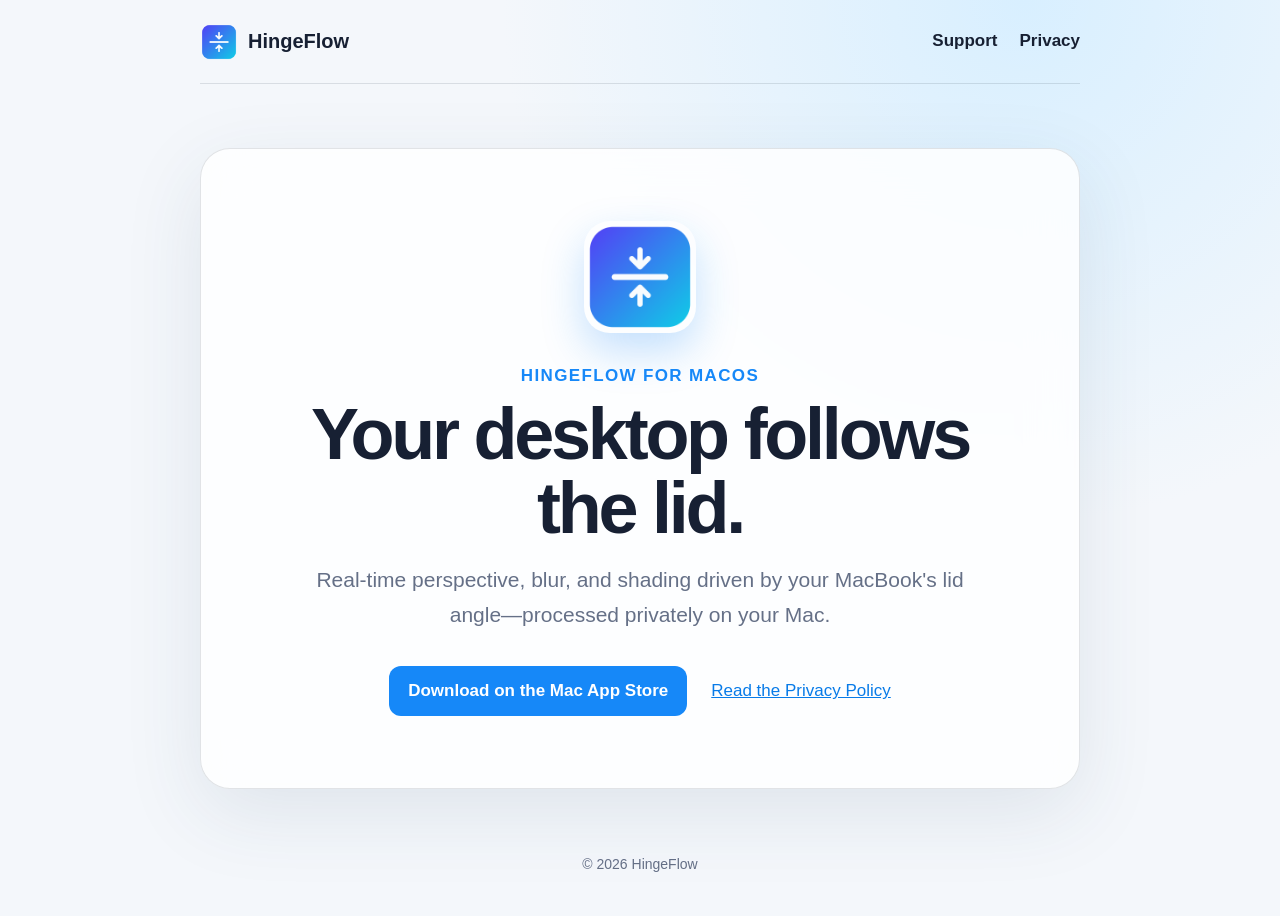
<file: index.html>
<!doctype html>
<html lang="en">
<head>
  <meta charset="utf-8">
  <meta name="viewport" content="width=device-width, initial-scale=1">
  <meta name="description" content="HingeFlow makes your MacBook desktop respond to the lid.">
  <title>HingeFlow — Your desktop follows the lid</title>
  <link rel="stylesheet" href="style.css">
</head>
<body>
  <main class="page">
    <nav><a class="brand" href="index.html"><img src="app-icon.png" alt="">HingeFlow</a><span><a href="support.html">Support</a><a href="privacy.html">Privacy</a></span></nav>
    <article class="hero">
      <img class="hero-icon" src="app-icon.png" alt="HingeFlow app icon">
      <p class="eyebrow">HingeFlow for macOS</p>
      <h1>Your desktop follows the lid.</h1>
      <p class="lede">Real-time perspective, blur, and shading driven by your MacBook's lid angle—processed privately on your Mac.</p>
      <div class="links"><a class="button" href="https://apps.apple.com/app/hingeflow-screen-bender/id6813467831">Download on the Mac App Store</a><a href="privacy.html">Read the Privacy Policy</a></div>
    </article>
    <footer>© 2026 HingeFlow</footer>
  </main>
</body>
</html>
</file>
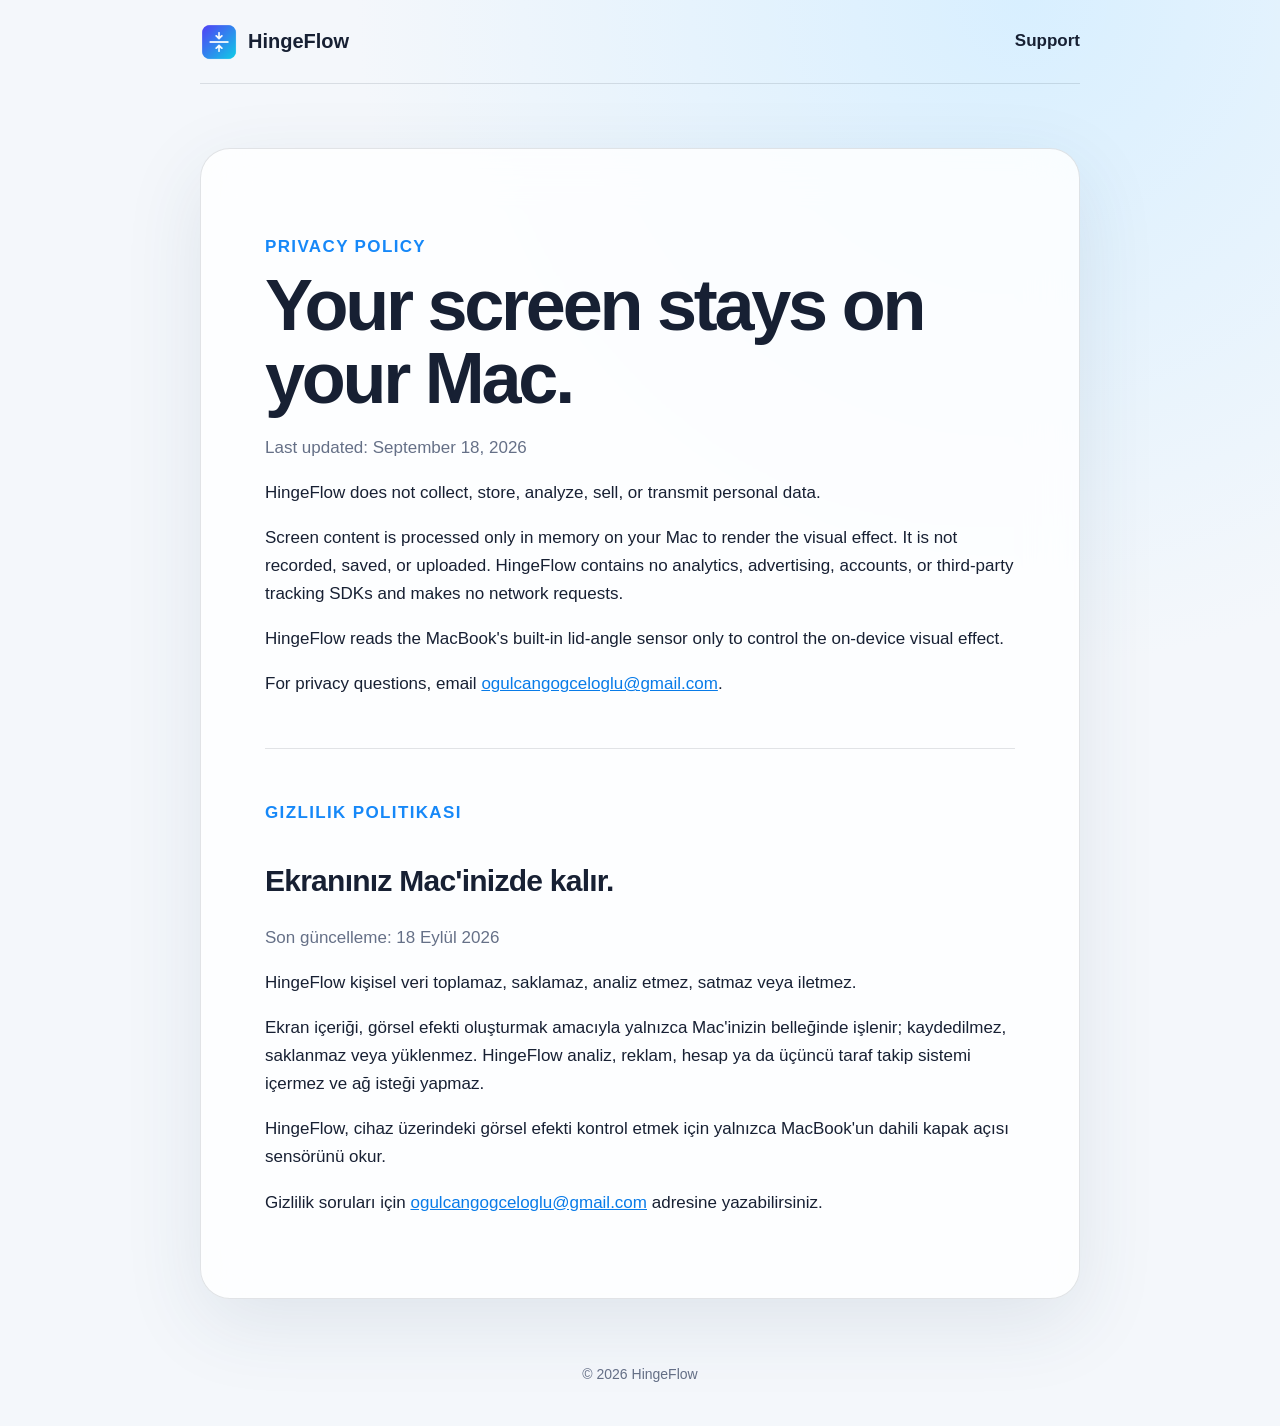
<file: privacy.html>
<!doctype html>
<html lang="en">
<head>
  <meta charset="utf-8">
  <meta name="viewport" content="width=device-width, initial-scale=1">
  <meta name="description" content="HingeFlow privacy policy.">
  <title>Privacy Policy — HingeFlow</title>
  <link rel="stylesheet" href="style.css">
</head>
<body>
  <main class="page">
    <nav><a class="brand" href="index.html"><img src="app-icon.png" alt="">HingeFlow</a><a href="support.html">Support</a></nav>
    <article>
      <p class="eyebrow">Privacy Policy</p>
      <h1>Your screen stays on your Mac.</h1>
      <p class="updated">Last updated: September 18, 2026</p>
      <p>HingeFlow does not collect, store, analyze, sell, or transmit personal data.</p>
      <p>Screen content is processed only in memory on your Mac to render the visual effect. It is not recorded, saved, or uploaded. HingeFlow contains no analytics, advertising, accounts, or third-party tracking SDKs and makes no network requests.</p>
      <p>HingeFlow reads the MacBook's built-in lid-angle sensor only to control the on-device visual effect.</p>
      <p>For privacy questions, email <a href="mailto:ogulcangogceloglu@gmail.com">ogulcangogceloglu@gmail.com</a>.</p>
      <hr>
      <p class="eyebrow">Gizlilik Politikası</p>
      <h2>Ekranınız Mac'inizde kalır.</h2>
      <p class="updated">Son güncelleme: 18 Eylül 2026</p>
      <p>HingeFlow kişisel veri toplamaz, saklamaz, analiz etmez, satmaz veya iletmez.</p>
      <p>Ekran içeriği, görsel efekti oluşturmak amacıyla yalnızca Mac'inizin belleğinde işlenir; kaydedilmez, saklanmaz veya yüklenmez. HingeFlow analiz, reklam, hesap ya da üçüncü taraf takip sistemi içermez ve ağ isteği yapmaz.</p>
      <p>HingeFlow, cihaz üzerindeki görsel efekti kontrol etmek için yalnızca MacBook'un dahili kapak açısı sensörünü okur.</p>
      <p>Gizlilik soruları için <a href="mailto:ogulcangogceloglu@gmail.com">ogulcangogceloglu@gmail.com</a> adresine yazabilirsiniz.</p>
    </article>
    <footer>© 2026 HingeFlow</footer>
  </main>
</body>
</html>
</file>
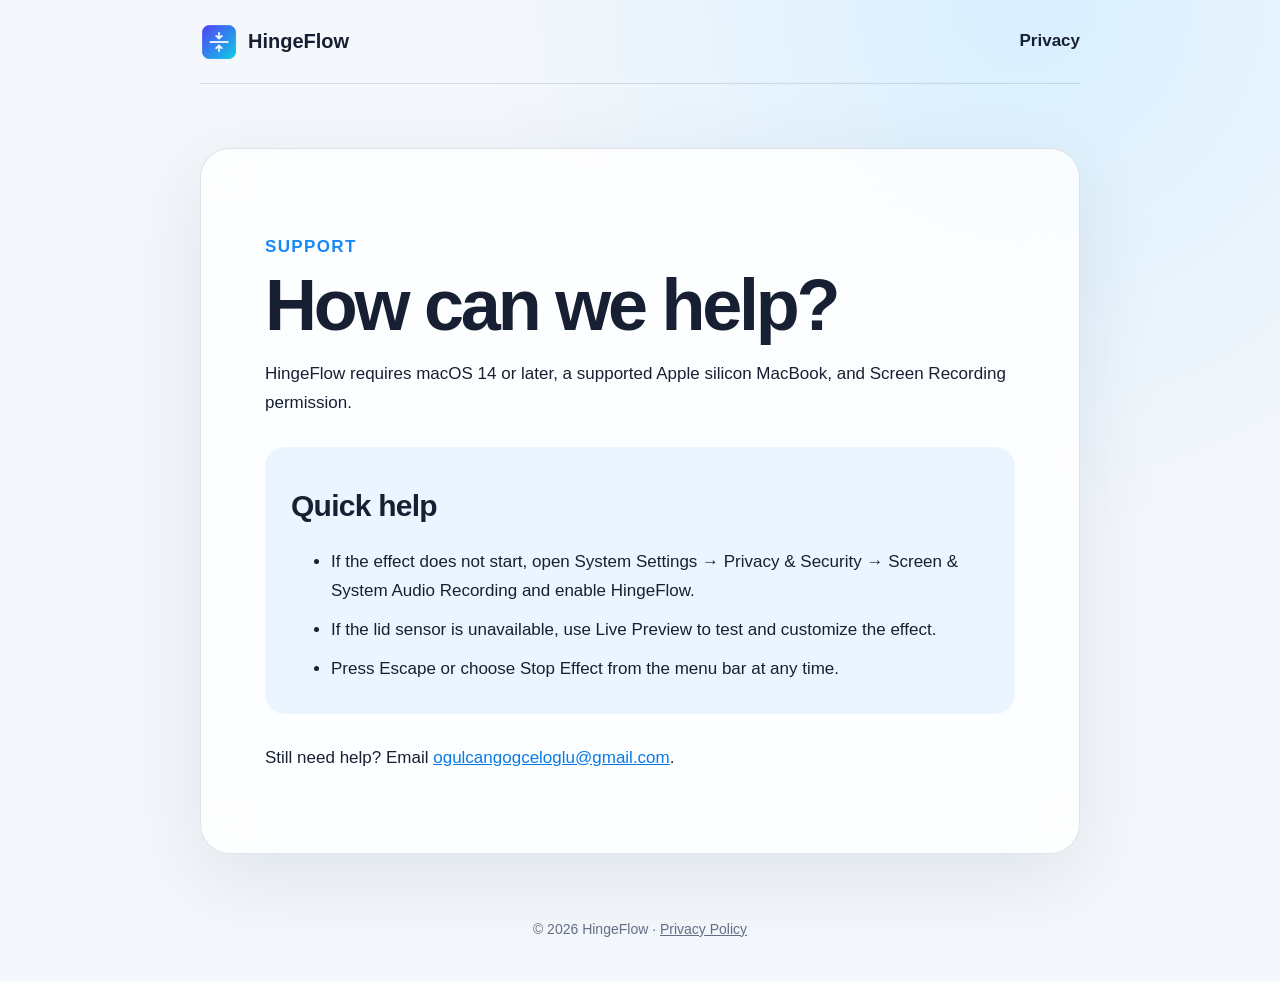
<file: support.html>
<!doctype html>
<html lang="en">
<head>
  <meta charset="utf-8">
  <meta name="viewport" content="width=device-width, initial-scale=1">
  <meta name="description" content="Help and support for HingeFlow on macOS.">
  <title>Support — HingeFlow</title>
  <link rel="stylesheet" href="style.css">
</head>
<body>
  <main class="page">
    <nav><a class="brand" href="index.html"><img src="app-icon.png" alt="">HingeFlow</a><a href="privacy.html">Privacy</a></nav>
    <article>
      <p class="eyebrow">Support</p>
      <h1>How can we help?</h1>
      <p>HingeFlow requires macOS 14 or later, a supported Apple silicon MacBook, and Screen Recording permission.</p>
      <section class="card">
        <h2>Quick help</h2>
        <ul>
          <li>If the effect does not start, open System Settings → Privacy &amp; Security → Screen &amp; System Audio Recording and enable HingeFlow.</li>
          <li>If the lid sensor is unavailable, use Live Preview to test and customize the effect.</li>
          <li>Press Escape or choose Stop Effect from the menu bar at any time.</li>
        </ul>
      </section>
      <p>Still need help? Email <a href="mailto:ogulcangogceloglu@gmail.com">ogulcangogceloglu@gmail.com</a>.</p>
    </article>
    <footer>© 2026 HingeFlow · <a href="privacy.html">Privacy Policy</a></footer>
  </main>
</body>
</html>
</file>
<file: style.css>
:root { color-scheme: light dark; --bg: #f4f7fb; --panel: rgba(255,255,255,.82); --text: #172033; --muted: #657087; --line: rgba(23,32,51,.12); --accent: #1688f8; }
* { box-sizing: border-box; }
body { margin: 0; min-height: 100vh; font: 17px/1.65 -apple-system, BlinkMacSystemFont, "SF Pro Text", sans-serif; color: var(--text); background: radial-gradient(circle at 80% 0%, #d8efff 0, transparent 38%), var(--bg); }
.page { width: min(880px, calc(100% - 40px)); margin: 0 auto; }
nav { min-height: 84px; display: flex; align-items: center; justify-content: space-between; gap: 24px; border-bottom: 1px solid var(--line); }
nav a { margin-left: 22px; color: var(--text); text-decoration: none; font-weight: 600; }
nav .brand { display: inline-flex; align-items: center; gap: 10px; margin-left: 0; font-size: 20px; }
.brand img { width: 38px; height: 38px; border-radius: 9px; }
article { margin: 64px 0; padding: clamp(28px, 6vw, 64px); border: 1px solid var(--line); border-radius: 30px; background: var(--panel); box-shadow: 0 24px 80px rgba(35,65,100,.10); backdrop-filter: blur(24px); }
.hero { padding-top: 72px; padding-bottom: 72px; text-align: center; }
.hero-icon { width: 112px; height: 112px; border-radius: 26px; box-shadow: 0 18px 42px rgba(22,136,248,.25); }
h1 { margin: 8px 0 18px; font-size: clamp(42px, 7vw, 72px); line-height: 1.02; letter-spacing: -.045em; }
h2 { margin-top: 36px; font-size: 30px; line-height: 1.2; letter-spacing: -.025em; }
.eyebrow { margin: 20px 0 0; color: var(--accent); font-weight: 750; letter-spacing: .08em; text-transform: uppercase; }
.lede { max-width: 660px; margin: 0 auto; color: var(--muted); font-size: 21px; }
.updated { color: var(--muted); }
a { color: #087be8; }
.links { display: flex; align-items: center; justify-content: center; gap: 24px; flex-wrap: wrap; margin-top: 34px; }
.button { padding: 11px 19px; border-radius: 12px; color: white; background: var(--accent); font-weight: 700; text-decoration: none; }
.card { margin: 30px 0; padding: 5px 26px 14px; border-radius: 20px; background: rgba(22,136,248,.08); }
li { margin: 11px 0; }
hr { margin: 50px 0; border: 0; border-top: 1px solid var(--line); }
footer { padding: 0 0 40px; color: var(--muted); text-align: center; font-size: 14px; }
footer a { color: inherit; }
@media (prefers-color-scheme: dark) { :root { --bg: #0b101a; --panel: rgba(21,28,42,.84); --text: #f4f7fc; --muted: #a5afc1; --line: rgba(255,255,255,.12); } body { background: radial-gradient(circle at 80% 0%, #0e3459 0, transparent 40%), var(--bg); } }
@media (max-width: 560px) { nav { min-height: 70px; } nav a { margin-left: 12px; } article { margin: 28px 0; border-radius: 22px; } .hero { padding-top: 44px; padding-bottom: 44px; } }
</file>
